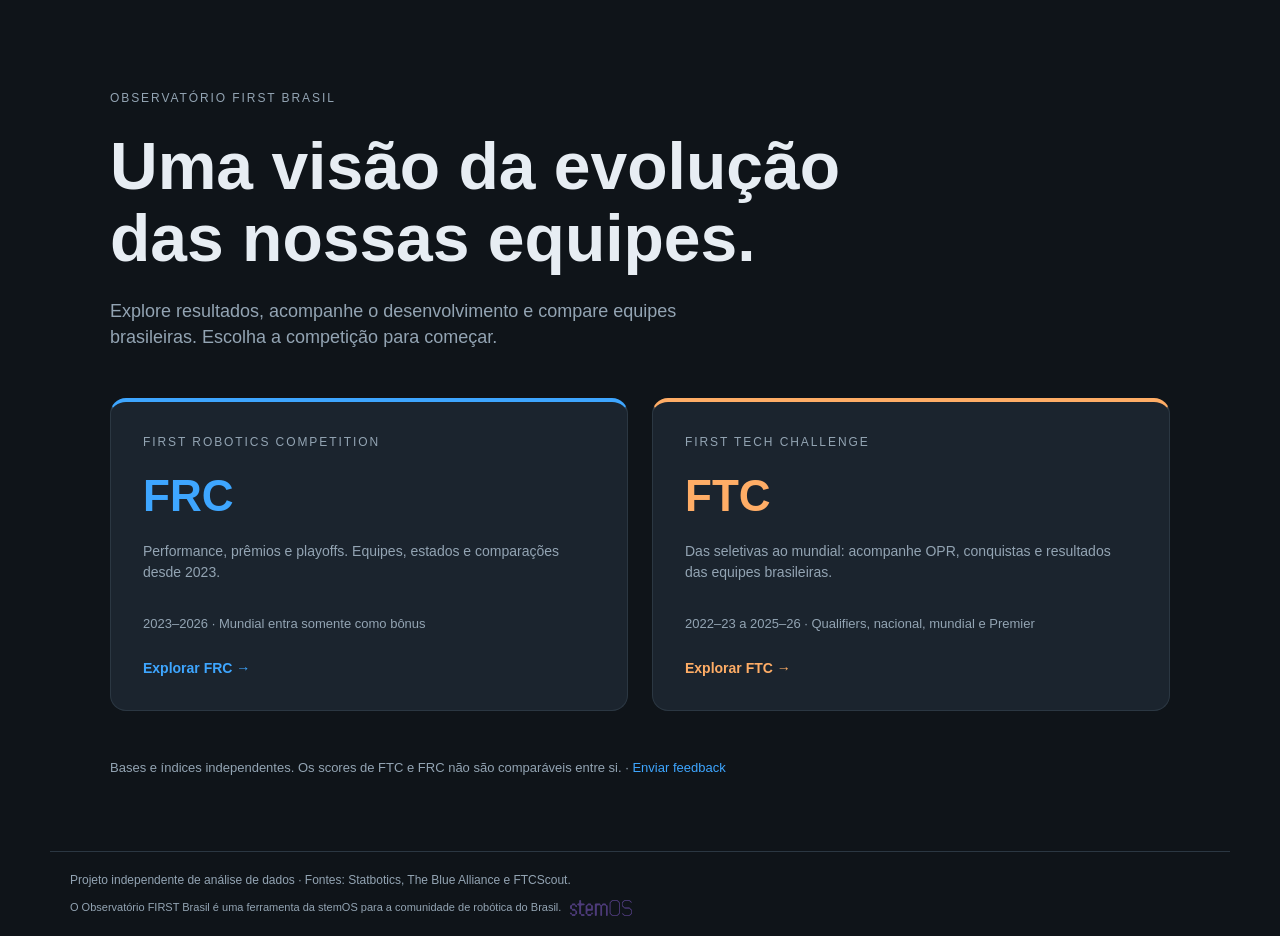
<file: index.html>
<!doctype html>
<html lang="pt-BR"><head><meta charset="utf-8"><meta name="viewport" content="width=device-width,initial-scale=1"><title>Observatório FIRST Brasil · FTC e FRC</title><link rel="stylesheet" href="css/styles.css"><style>
.home{max-width:1100px;padding-top:10vh}.eyebrow{color:#93a4b3;letter-spacing:.16em;font-size:12px;text-transform:uppercase}.home h1{font-size:clamp(34px,6vw,66px);line-height:1.08;margin:24px 0}.intro{max-width:640px;font-size:18px;color:var(--dim)}.programs{display:grid;grid-template-columns:1fr 1fr;gap:24px;margin:48px 0}.program{display:block;background:var(--card);border:1px solid var(--line);border-top:4px solid var(--accent);border-radius:16px;padding:32px;color:var(--txt);transition:transform .2s}.program:hover{text-decoration:none;transform:translateY(-4px);border-color:var(--accent)}.program.ftc-card{--accent:#ffad66}.program h2{font-size:44px;color:var(--accent);margin:12px 0}.program p{color:var(--dim);min-height:60px}.program .enter{display:inline-block;margin-top:24px;color:var(--accent);font-weight:700}.scope{font-size:13px;color:var(--dim)}@media(max-width:650px){.programs{grid-template-columns:1fr}.home{padding-top:36px}}
</style></head><body><main class="home"><div class="eyebrow">Observatório FIRST Brasil</div><h1>Uma visão da evolução<br>das nossas equipes.</h1><p class="intro">Explore resultados, acompanhe o desenvolvimento e compare equipes brasileiras. Escolha a competição para começar.</p><div class="programs"><a class="program" href="frc/"><div class="eyebrow">FIRST Robotics Competition</div><h2>FRC</h2><p>Performance, prêmios e playoffs. Equipes, estados e comparações desde 2023.</p><div class="scope">2023–2026 · Mundial entra somente como bônus</div><span class="enter">Explorar FRC →</span></a><a class="program ftc-card" href="ftc/"><div class="eyebrow">FIRST Tech Challenge</div><h2>FTC</h2><p>Das seletivas ao mundial: acompanhe OPR, conquistas e resultados das equipes brasileiras.</p><div class="scope">2022–23 a 2025–26 · Qualifiers, nacional, mundial e Premier</div><span class="enter">Explorar FTC →</span></a></div><p class="scope">Bases e índices independentes. Os scores de FTC e FRC não são comparáveis entre si. · <a href="feedback/">Enviar feedback</a></p></main><footer>Projeto independente de análise de dados · Fontes: Statbotics, The Blue Alliance e FTCScout.<div class="stemos-signature"><span>O Observatório FIRST Brasil é uma ferramenta da stemOS para a comunidade de robótica do Brasil.</span><a href="https://stemos.com.br/" target="_blank" rel="noopener" aria-label="Site da stemOS"><img src="assets/stemos-logo.png" alt="stemOS" /></a></div></footer></body></html>
</file>
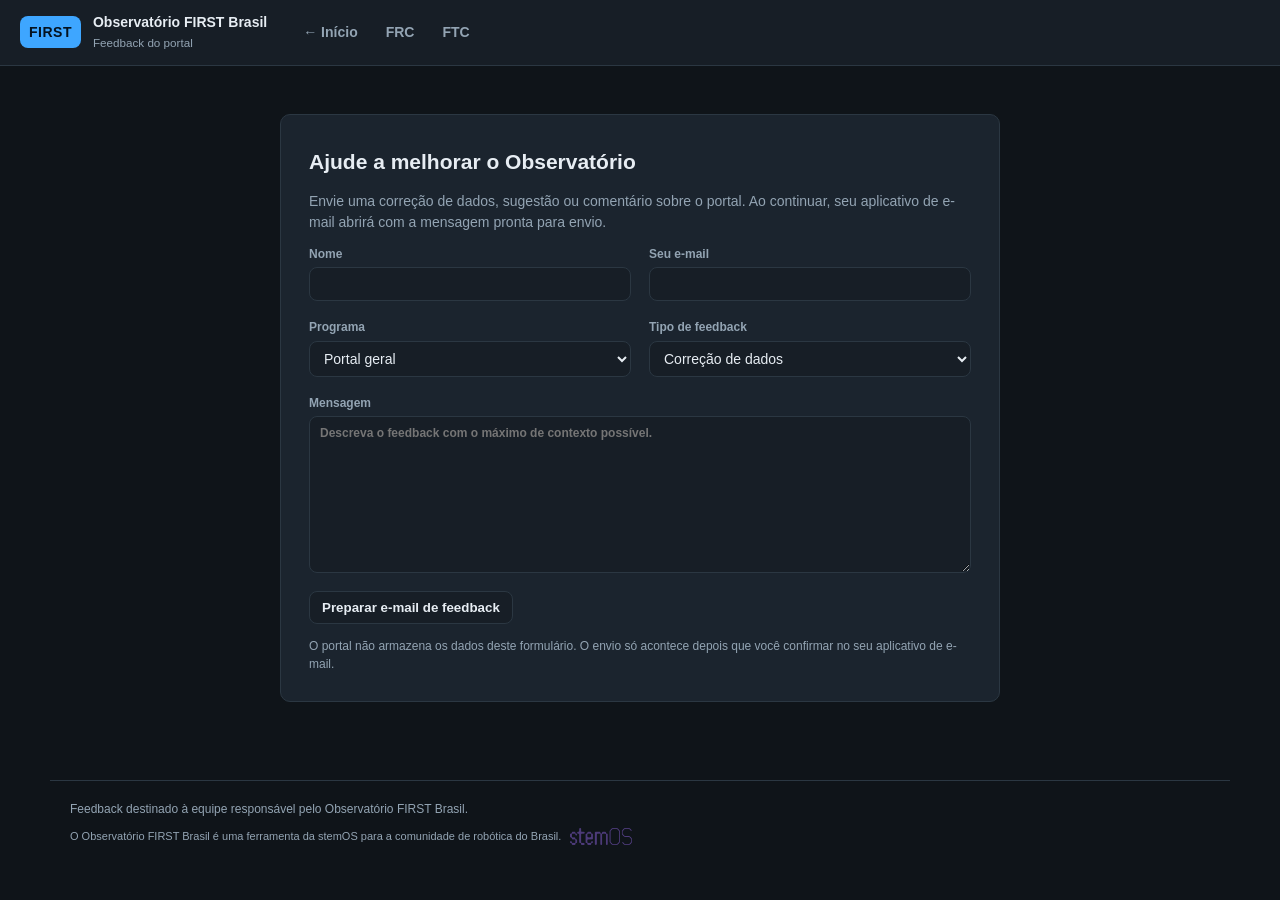
<file: feedback/index.html>
<!doctype html>
<html lang="pt-BR">
<head>
  <meta charset="utf-8" />
  <meta name="viewport" content="width=device-width, initial-scale=1" />
  <title>Feedback · Observatório FIRST Brasil</title>
  <link rel="stylesheet" href="../css/styles.css" />
</head>
<body>
  <header class="topbar">
    <div class="brand"><span class="logo">FIRST</span><div><strong>Observatório FIRST Brasil</strong><small>Feedback do portal</small></div></div>
    <nav id="nav"><a href="../">← Início</a><a href="../frc/">FRC</a><a href="../ftc/">FTC</a></nav>
  </header>
  <main class="feedback-page">
    <section class="card feedback-card">
      <h1>Ajude a melhorar o Observatório</h1>
      <p class="muted">Envie uma correção de dados, sugestão ou comentário sobre o portal. Ao continuar, seu aplicativo de e-mail abrirá com a mensagem pronta para envio.</p>
      <form id="feedback-form">
        <div class="two-col">
          <label class="fld">Nome <input type="text" name="name" autocomplete="name" /></label>
          <label class="fld">Seu e-mail <input type="email" name="email" autocomplete="email" /></label>
          <label class="fld">Programa
            <select name="program"><option>Portal geral</option><option>FRC</option><option>FTC</option></select>
          </label>
          <label class="fld">Tipo de feedback
            <select name="category"><option>Correção de dados</option><option>Sugestão</option><option>Problema técnico</option><option>Metodologia</option><option>Outro</option></select>
          </label>
        </div>
        <label class="fld feedback-message">Mensagem <textarea name="message" required rows="8" placeholder="Descreva o feedback com o máximo de contexto possível."></textarea></label>
        <button type="submit">Preparar e-mail de feedback</button>
        <p class="muted privacy-note">O portal não armazena os dados deste formulário. O envio só acontece depois que você confirmar no seu aplicativo de e-mail.</p>
      </form>
    </section>
  </main>
  <footer>
    Feedback destinado à equipe responsável pelo Observatório FIRST Brasil.
    <div class="stemos-signature">
      <span>O Observatório FIRST Brasil é uma ferramenta da stemOS para a comunidade de robótica do Brasil.</span>
      <a href="https://stemos.com.br/" target="_blank" rel="noopener" aria-label="Site da stemOS"><img src="../assets/stemos-logo.png" alt="stemOS" /></a>
    </div>
  </footer>
  <script>
    document.getElementById("feedback-form").addEventListener("submit", (event) => {
      event.preventDefault();
      const data = new FormData(event.currentTarget);
      const subject = `[Observatório FIRST Brasil] ${data.get("program")} · ${data.get("category")}`;
      const body = [
        `Nome: ${data.get("name") || "Não informado"}`,
        `E-mail para retorno: ${data.get("email") || "Não informado"}`,
        `Área: ${data.get("program")}`,
        `Tipo: ${data.get("category")}`,
        "",
        String(data.get("message") || ""),
        "",
        `Página de origem: ${document.referrer || "acesso direto"}`,
      ].join("\n");
      location.href = `mailto:filipe@stemos.com.br?subject=${encodeURIComponent(subject)}&body=${encodeURIComponent(body)}`;
    });
  </script>
</body>
</html>
</file>
<file: css/styles.css>
:root{
  --bg:#0f1419; --bg2:#171e26; --card:#1b242e; --line:#2b3742;
  --txt:#e7edf3; --dim:#93a4b3; --accent:#3ea6ff; --accent2:#ffd166;
  --good:#4cc38a; --warn:#e5a54b; --bad:#e5677b;
  --r:10px; --pad:16px;
  font-family:-apple-system,BlinkMacSystemFont,"Segoe UI",Roboto,Helvetica,Arial,sans-serif;
}
*{box-sizing:border-box}
body{margin:0;background:var(--bg);color:var(--txt);font-size:14px;line-height:1.45}
a{color:var(--accent);text-decoration:none}
a:hover{text-decoration:underline}
h1,h2,h3{margin:.2em 0 .5em}
small{color:var(--dim)}

.topbar{display:flex;align-items:center;gap:24px;flex-wrap:wrap;
  padding:12px 20px;background:var(--bg2);border-bottom:1px solid var(--line);position:sticky;top:0;z-index:20}
.brand{display:flex;align-items:center;gap:12px}
.brand .logo{background:var(--accent);color:#04121f;font-weight:800;border-radius:8px;
  padding:6px 9px;letter-spacing:.5px}
.brand strong{display:block}
.team-title{display:flex;align-items:center;gap:14px}
.team-avatar{width:72px;height:72px;object-fit:contain;border-radius:12px;background:#fff;padding:4px}
#nav{display:flex;gap:4px;flex-wrap:wrap}
#nav a{padding:7px 12px;border-radius:8px;color:var(--dim);font-weight:600}
#nav a:hover{background:var(--card);text-decoration:none}
#nav a.active{background:var(--accent);color:#04121f}
.meta{margin-left:auto;color:var(--dim);font-size:12px;text-align:right}

main{max-width:1180px;margin:0 auto;padding:22px 20px 60px}
.loading{color:var(--dim);padding:40px;text-align:center}
footer{max-width:1180px;margin:0 auto;padding:20px;color:var(--dim);font-size:12px;
  border-top:1px solid var(--line)}
.stemos-signature{display:flex;align-items:center;gap:9px;margin-top:10px;font-size:11px;color:var(--dim)}
.stemos-signature img{display:block;width:62px;height:auto;opacity:.82}
.stemos-signature a{display:inline-flex;align-items:center}

.card{background:var(--card);border:1px solid var(--line);border-radius:var(--r);padding:var(--pad);margin-bottom:18px}
.row{display:flex;gap:18px;flex-wrap:wrap}
.row>*{flex:1;min-width:0}
.grid{display:grid;gap:14px}
.controls{display:flex;gap:12px;flex-wrap:wrap;align-items:end;margin-bottom:16px}
label.fld{display:flex;flex-direction:column;gap:4px;font-size:12px;color:var(--dim);font-weight:600}
.section-heading{display:flex;align-items:flex-end;justify-content:space-between;gap:16px;margin-bottom:8px}
.section-heading h3{margin:0}
.fld.compact{min-width:120px}
select,input[type=text],input[type=email],input[type=search],textarea{background:var(--bg2);color:var(--txt);
  border:1px solid var(--line);border-radius:8px;padding:8px 10px;font-size:14px;min-width:160px}
textarea{width:100%;resize:vertical;font:inherit}
input[type=search]{min-width:220px}
button{background:var(--bg2);color:var(--txt);border:1px solid var(--line);border-radius:8px;
  padding:8px 12px;font-weight:600;cursor:pointer}
button:hover{border-color:var(--accent)}

.kpis{display:grid;grid-template-columns:repeat(auto-fit,minmax(150px,1fr));gap:12px;margin-bottom:18px}
.kpi{background:var(--card);border:1px solid var(--line);border-radius:var(--r);padding:14px}
.kpi .v{font-size:26px;font-weight:800}
.kpi .k{color:var(--dim);font-size:12px;text-transform:uppercase;letter-spacing:.4px}
.kpi .s{color:var(--dim);font-size:12px}

table{width:100%;border-collapse:collapse;font-size:13px}
th,td{padding:8px 10px;text-align:left;border-bottom:1px solid var(--line);white-space:nowrap}
th{color:var(--dim);font-size:11px;text-transform:uppercase;letter-spacing:.5px;cursor:pointer;user-select:none}
th.no-sort{cursor:default}
tbody tr:hover{background:var(--bg2);cursor:pointer}
td.num,th.num{text-align:right;font-variant-numeric:tabular-nums}
.tablewrap{overflow-x:auto}

.chip{display:inline-block;padding:2px 8px;border-radius:999px;font-size:11px;font-weight:700;
  background:var(--bg2);border:1px solid var(--line)}
.chip.S{background:rgba(62,166,255,.15);border-color:var(--accent);color:#bfe1ff}
.chip.A{background:rgba(76,195,138,.15);border-color:var(--good);color:#bff0d8}
.chip.B{background:rgba(229,165,75,.15);border-color:var(--warn);color:#f2d9b4}
.chip.C{background:var(--bg2);color:var(--dim)}

.score-pill{font-weight:800;padding:3px 9px;border-radius:8px;font-variant-numeric:tabular-nums}
.delta{font-weight:700;font-variant-numeric:tabular-nums}
.delta.up{color:var(--good)} .delta.down{color:var(--bad)} .delta.flat{color:var(--dim)}

.chartbox{position:relative;height:360px}
.chartbox.sm{height:280px}
canvas{max-width:100%}

.legend-hint{color:var(--dim);font-size:12px;margin-top:6px}
.pickbox{display:flex;flex-wrap:wrap;gap:6px;max-height:190px;overflow:auto;
  border:1px solid var(--line);border-radius:8px;padding:10px;background:var(--bg2)}
.pickbox label{display:flex;align-items:center;gap:6px;font-size:13px;background:var(--card);
  border:1px solid var(--line);border-radius:6px;padding:4px 8px;cursor:pointer}
.muted{color:var(--dim)}
.tag{background:var(--bg2);border:1px solid var(--line);border-radius:6px;padding:2px 7px;font-size:12px}
ul.awards{margin:6px 0;padding-left:18px}
ul.awards li{margin:3px 0}
.two-col{display:grid;grid-template-columns:1fr 1fr;gap:18px}
@media(max-width:760px){.two-col{grid-template-columns:1fr}.meta{display:none}.stemos-signature{align-items:flex-start;flex-direction:column}}
.method dt{font-weight:700;margin-top:10px}
.method dd{margin:2px 0 8px;color:var(--dim)}
code{background:var(--bg2);padding:1px 5px;border-radius:4px;font-size:12px}
body.ftc{--accent:#ffad66;--accent2:#ffd166}
.feedback-page{max-width:760px;padding-top:48px}
.feedback-card{padding:28px}
.feedback-message{margin:18px 0}
.privacy-note{margin:14px 0 0;font-size:12px}
</file>
